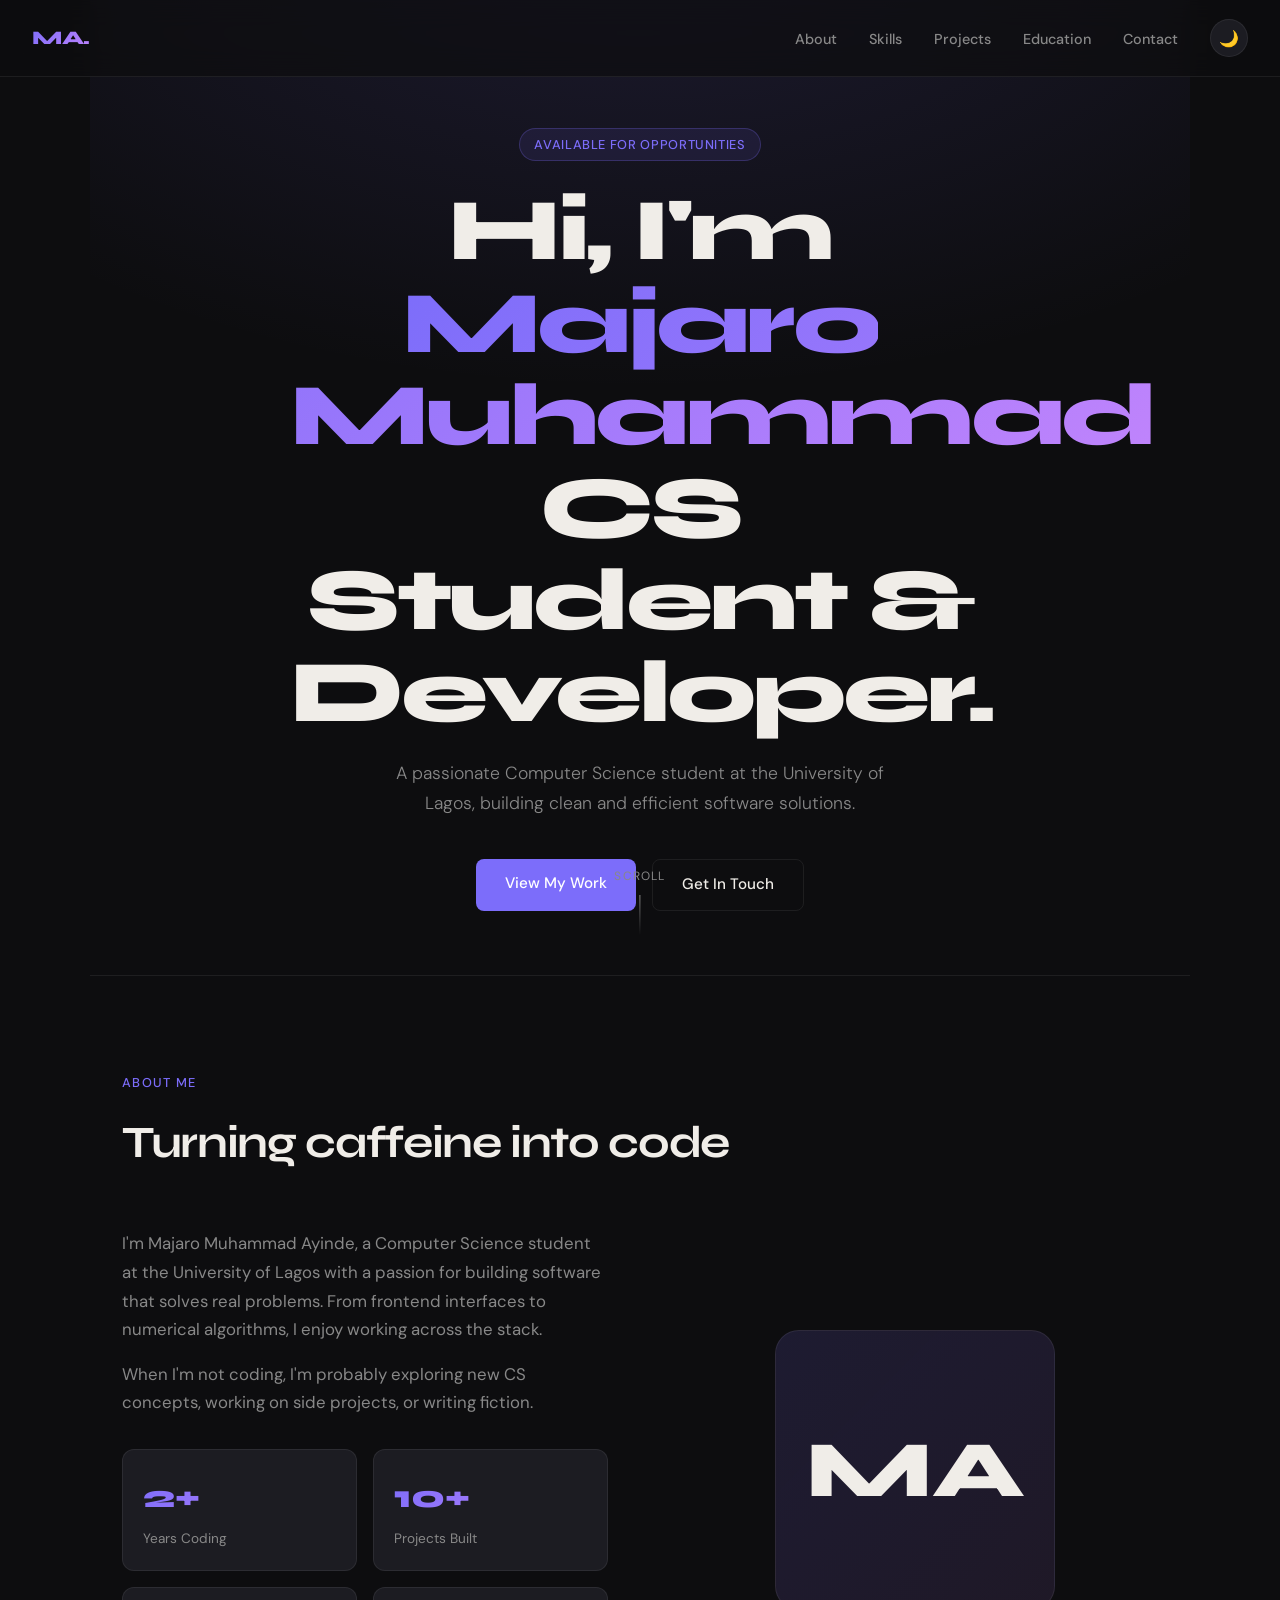
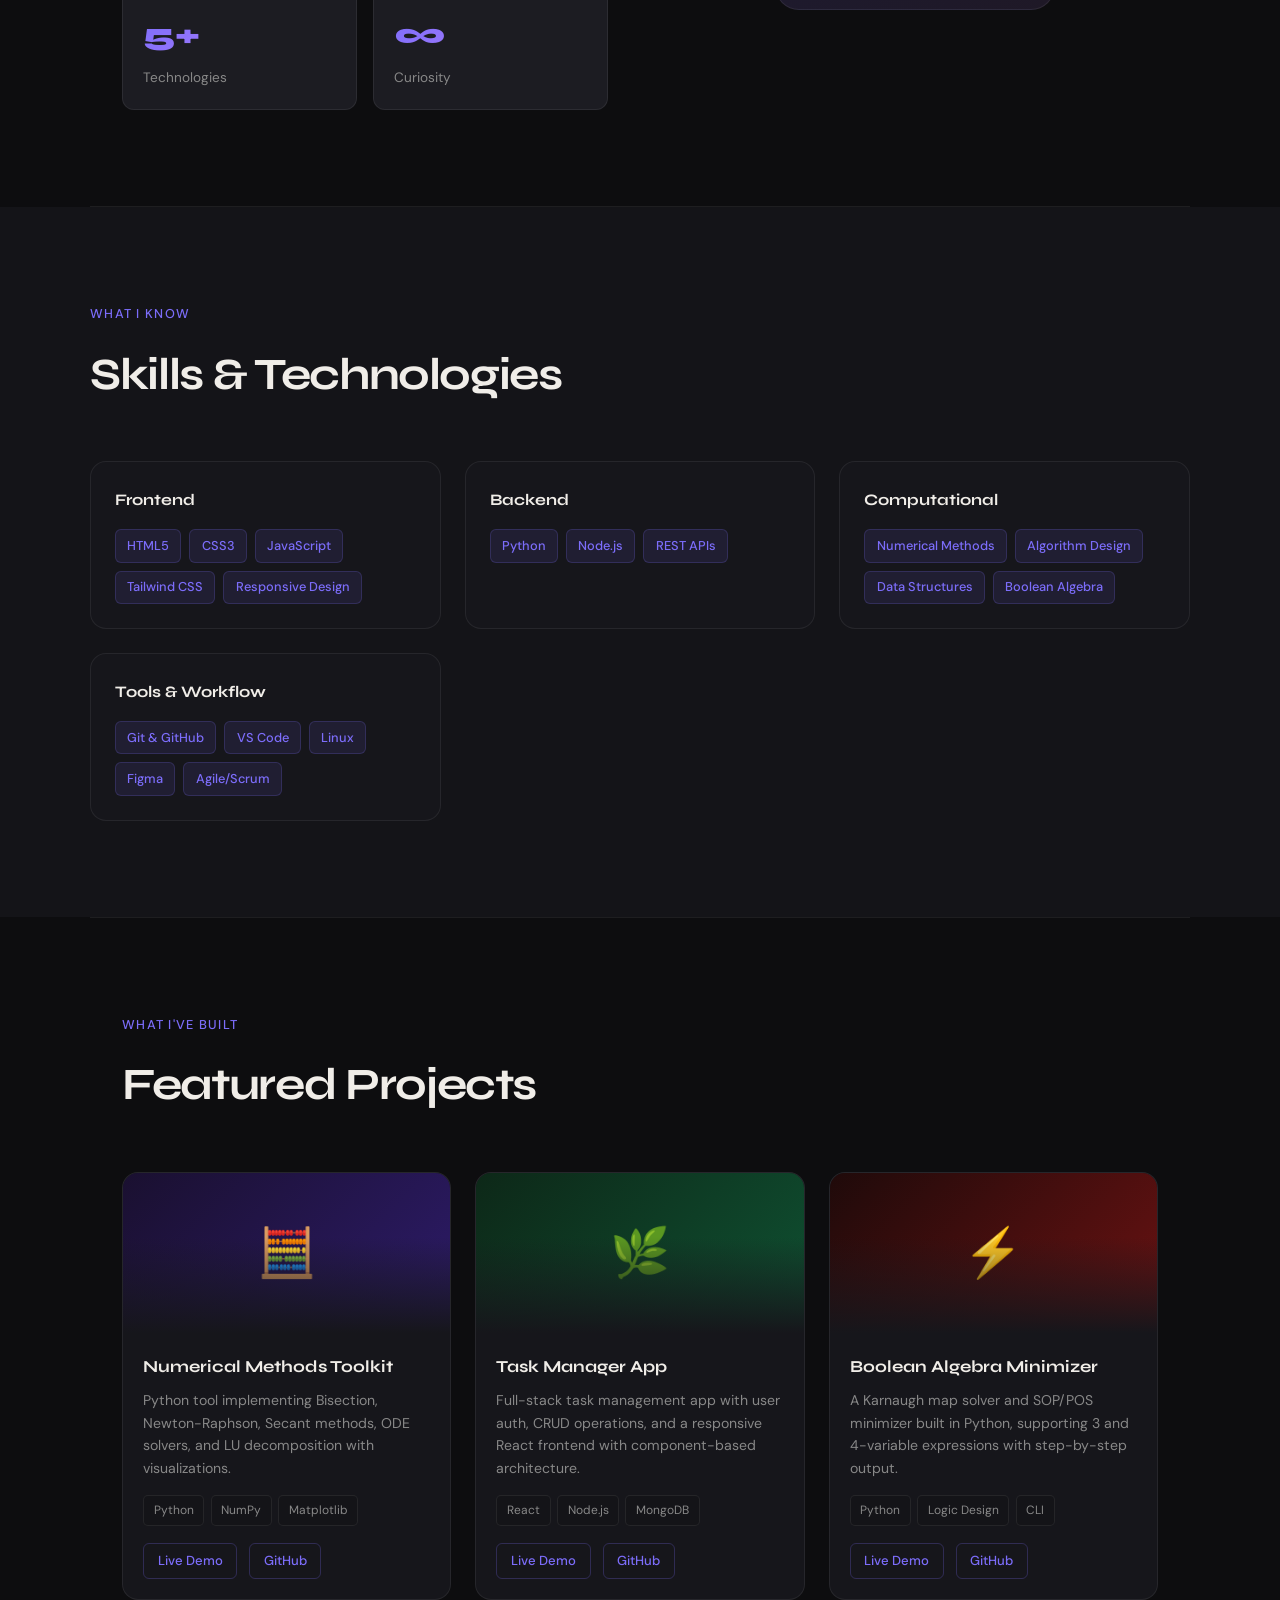
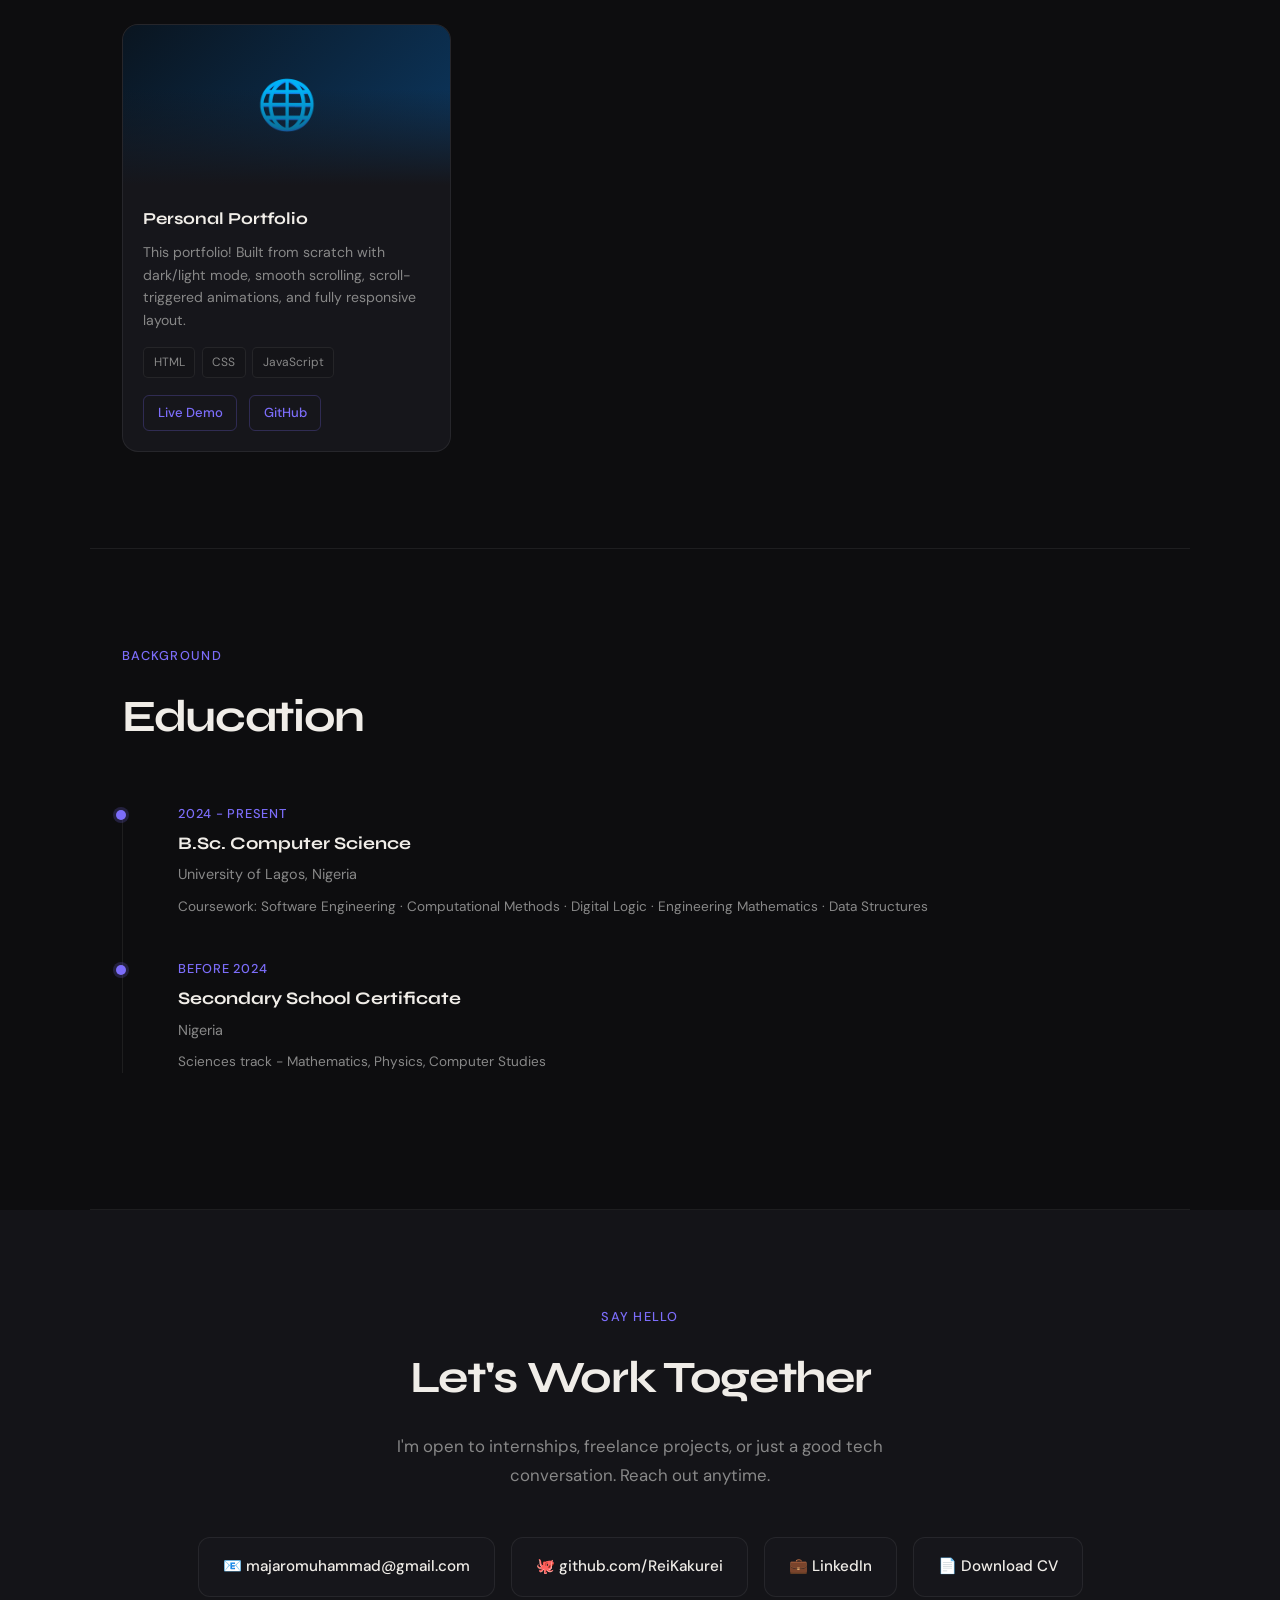
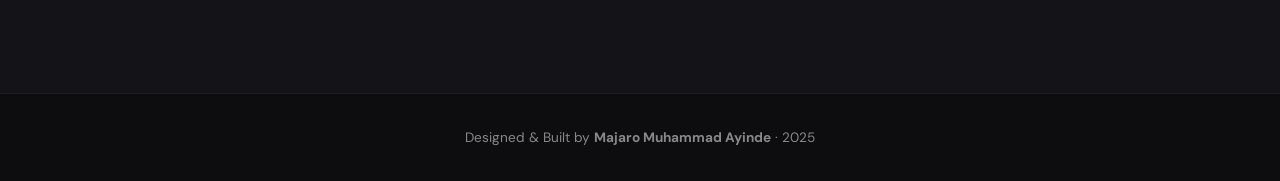
<file: index.html>
<!DOCTYPE html>
<html lang="en" data-theme="dark">
<head>
<meta charset="UTF-8"/>
<meta name="viewport" content="width=device-width,initial-scale=1.0"/>
<title>Majaro Muhammad - Developer Portfolio</title>
<link rel="preconnect" href="https://fonts.googleapis.com"/>
<link href="https://fonts.googleapis.com/css2?family=Syne:wght@400;600;700;800&family=DM+Sans:ital,wght@0,300;0,400;0,500;1,300&display=swap" rel="stylesheet"/>
<link rel="stylesheet" href="style.css"/>
</head>
<body>

<nav>
  <span class="logo">MA.</span>
  <ul class="nav-links">
    <li><a href="#about">About</a></li>
    <li><a href="#skills">Skills</a></li>
    <li><a href="#projects">Projects</a></li>
    <li><a href="#education">Education</a></li>
    <li><a href="#contact">Contact</a></li>
    <li><button class="theme-btn" id="themeBtn" title="Toggle theme">&#127769;</button></li>
  </ul>
  <button class="hamburger" id="hamburger" aria-label="Menu">
    <span></span><span></span><span></span>
  </button>
</nav>

<div class="mobile-menu" id="mobileMenu">
  <a href="#about" class="mob-link">About</a>
  <a href="#skills" class="mob-link">Skills</a>
  <a href="#projects" class="mob-link">Projects</a>
  <a href="#education" class="mob-link">Education</a>
  <a href="#contact" class="mob-link">Contact</a>
  <button class="theme-btn" id="themeBtnMob" style="margin-top:1rem">&#127769;</button>
</div>

<section id="hero">
  <div class="hero-bg"></div>
  <div class="hero-content">
    <div class="hero-tag">Available for opportunities</div>
    <h1>Hi, I'm <span class="name">Majaro Muhammad</span><br/>CS Student &amp; Developer.</h1>
    <p class="hero-sub">A passionate Computer Science student at the University of Lagos, building clean and efficient software solutions.</p>
    <div class="hero-btns">
      <a href="#projects" class="btn btn-primary">View My Work</a>
      <a href="#contact" class="btn btn-outline">Get In Touch</a>
    </div>
  </div>
  <div class="scroll-hint">scroll</div>
</section>

<div class="divider"></div>

<section id="about">
  <p class="section-label reveal">About Me</p>
  <h2 class="reveal">Turning caffeine into code</h2>
  <div class="about-grid">
    <div class="about-text reveal">
      <p>I'm Majaro Muhammad Ayinde, a Computer Science student at the University of Lagos with a passion for building software that solves real problems. From frontend interfaces to numerical algorithms, I enjoy working across the stack.</p>
      <p>When I'm not coding, I'm probably exploring new CS concepts, working on side projects, or writing fiction.</p>
      <div class="about-stats">
        <div class="stat-card"><div class="stat-num">2+</div><div class="stat-label">Years Coding</div></div>
        <div class="stat-card"><div class="stat-num">10+</div><div class="stat-label">Projects Built</div></div>
        <div class="stat-card"><div class="stat-num">5+</div><div class="stat-label">Technologies</div></div>
        <div class="stat-card"><div class="stat-num">&#8734;</div><div class="stat-label">Curiosity</div></div>
      </div>
    </div>
    <div class="about-image reveal">
      <div class="avatar-box">MA</div>
    </div>
  </div>
</section>

<div class="divider"></div>

<section id="skills">
  <div class="skills-inner">
    <p class="section-label reveal">What I Know</p>
    <h2 class="reveal">Skills &amp; Technologies</h2>
    <div class="skills-grid">
      <div class="skill-cat reveal">
        <div class="skill-cat-title">Frontend</div>
        <div class="skill-tags">
          <span class="skill-tag">HTML5</span><span class="skill-tag">CSS3</span><span class="skill-tag">JavaScript</span><span class="skill-tag">Tailwind CSS</span><span class="skill-tag">Responsive Design</span>
        </div>
      </div>
      <div class="skill-cat reveal">
        <div class="skill-cat-title">Backend</div>
        <div class="skill-tags">
          <span class="skill-tag">Python</span><span class="skill-tag">Node.js</span><span class="skill-tag">REST APIs</span>
        </div>
      </div>
      <div class="skill-cat reveal">
        <div class="skill-cat-title">Computational</div>
        <div class="skill-tags">
          <span class="skill-tag">Numerical Methods</span><span class="skill-tag">Algorithm Design</span><span class="skill-tag">Data Structures</span><span class="skill-tag">Boolean Algebra</span>
        </div>
      </div>
      <div class="skill-cat reveal">
        <div class="skill-cat-title">Tools &amp; Workflow</div>
        <div class="skill-tags">
          <span class="skill-tag">Git &amp; GitHub</span><span class="skill-tag">VS Code</span><span class="skill-tag">Linux</span><span class="skill-tag">Figma</span><span class="skill-tag">Agile/Scrum</span>
        </div>
      </div>
    </div>
  </div>
</section>

<div class="divider"></div>

<section id="projects">
  <p class="section-label reveal">What I've Built</p>
  <h2 class="reveal">Featured Projects</h2>
  <div class="projects-grid">
    <div class="project-card reveal">
      <div class="card-banner banner-1">&#129518;</div>
      <div class="card-body">
        <div class="card-title">Numerical Methods Toolkit</div>
        <div class="card-desc">Python tool implementing Bisection, Newton-Raphson, Secant methods, ODE solvers, and LU decomposition with visualizations.</div>
        <div class="card-techs"><span class="tech-badge">Python</span><span class="tech-badge">NumPy</span><span class="tech-badge">Matplotlib</span></div>
        <div class="card-links"><a href="./numerical-methods/index.html" class="card-link">Live Demo</a><a href="https://github.com/ReiKakurei/numerical-toolkit" class="card-link">GitHub</a></div>
      </div>
    </div>
    <div class="project-card reveal">
      <div class="card-banner banner-2">&#127807;</div>
      <div class="card-body">
        <div class="card-title">Task Manager App</div>
        <div class="card-desc">Full-stack task management app with user auth, CRUD operations, and a responsive React frontend with component-based architecture.</div>
        <div class="card-techs"><span class="tech-badge">React</span><span class="tech-badge">Node.js</span><span class="tech-badge">MongoDB</span></div>
        <div class="card-links"><a href="#" class="card-link">Live Demo</a><a href="#" class="card-link">GitHub</a></div>
      </div>
    </div>
    <div class="project-card reveal">
      <div class="card-banner banner-3">&#9889;</div>
      <div class="card-body">
        <div class="card-title">Boolean Algebra Minimizer</div>
        <div class="card-desc">A Karnaugh map solver and SOP/POS minimizer built in Python, supporting 3 and 4-variable expressions with step-by-step output.</div>
        <div class="card-techs"><span class="tech-badge">Python</span><span class="tech-badge">Logic Design</span><span class="tech-badge">CLI</span></div>
        <div class="card-links"><a href="#" class="card-link">Live Demo</a><a href="#" class="card-link">GitHub</a></div>
      </div>
    </div>
    <div class="project-card reveal">
      <div class="card-banner banner-4">&#127760;</div>
      <div class="card-body">
        <div class="card-title">Personal Portfolio</div>
        <div class="card-desc">This portfolio! Built from scratch with dark/light mode, smooth scrolling, scroll-triggered animations, and fully responsive layout.</div>
        <div class="card-techs"><span class="tech-badge">HTML</span><span class="tech-badge">CSS</span><span class="tech-badge">JavaScript</span></div>
        <div class="card-links"><a href="https://reikakurei.github.io/Portfolio" class="card-link">Live Demo</a><a href="https://github.com/ReiKakurei/Portfolio" class="card-link">GitHub</a></div>
      </div>
    </div>
  </div>
</section>

<div class="divider"></div>

<section id="education">
  <p class="section-label reveal">Background</p>
  <h2 class="reveal">Education</h2>
  <div class="edu-timeline">
    <div class="edu-item reveal">
      <div class="edu-date">2024 - Present</div>
      <div class="edu-degree">B.Sc. Computer Science</div>
      <div class="edu-school">University of Lagos, Nigeria</div>
      <div class="edu-note">Coursework: Software Engineering · Computational Methods · Digital Logic · Engineering Mathematics · Data Structures</div>
    </div>
    <div class="edu-item reveal">
      <div class="edu-date">Before 2024</div>
      <div class="edu-degree">Secondary School Certificate</div>
      <div class="edu-school">Nigeria</div>
      <div class="edu-note">Sciences track - Mathematics, Physics, Computer Studies</div>
    </div>
  </div>
</section>

<div class="divider"></div>

<section id="contact">
  <div class="contact-inner">
    <p class="section-label reveal">Say Hello</p>
    <h2 class="reveal">Let's Work Together</h2>
    <p class="contact-sub reveal">I'm open to internships, freelance projects, or just a good tech conversation. Reach out anytime.</p>
    <div class="contact-links reveal">
      <a href="mailto:majaromuhammad@gmail.com" class="contact-card">&#128231; majaromuhammad@gmail.com</a>
      <a href="https://github.com/ReiKakurei" class="contact-card" target="_blank">&#128025; github.com/ReiKakurei</a>
      <a href="https://www.linkedin.com/in/majaro-muhammad-131b5a3b8" class="contact-card" target="_blank">&#128188; LinkedIn</a>
      <a href="#" class="contact-card">&#128196; Download CV</a>
    </div>
  </div>
</section>

<footer>
  <p>Designed &amp; Built by <strong>Majaro Muhammad Ayinde</strong> &middot; 2025</p>
</footer>

<script src="script.js"></script>
</body>
</html>
</file>
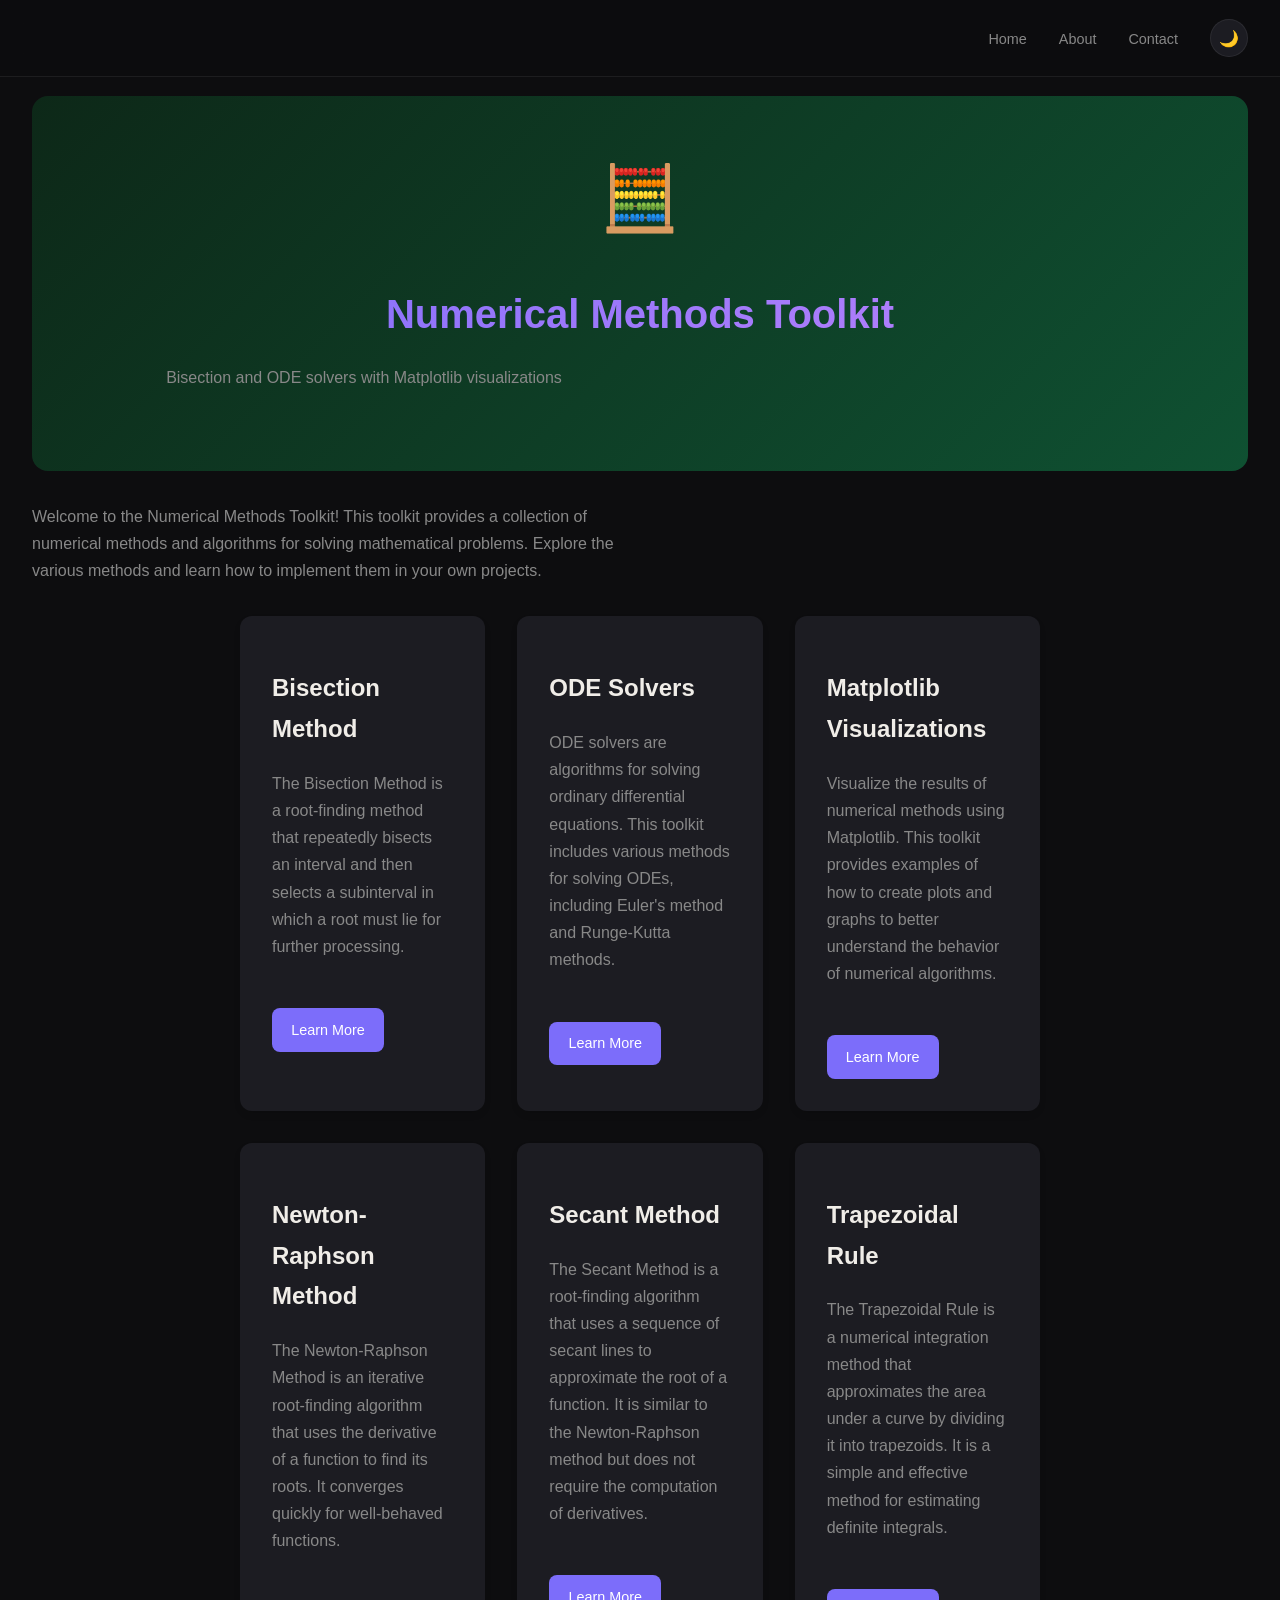
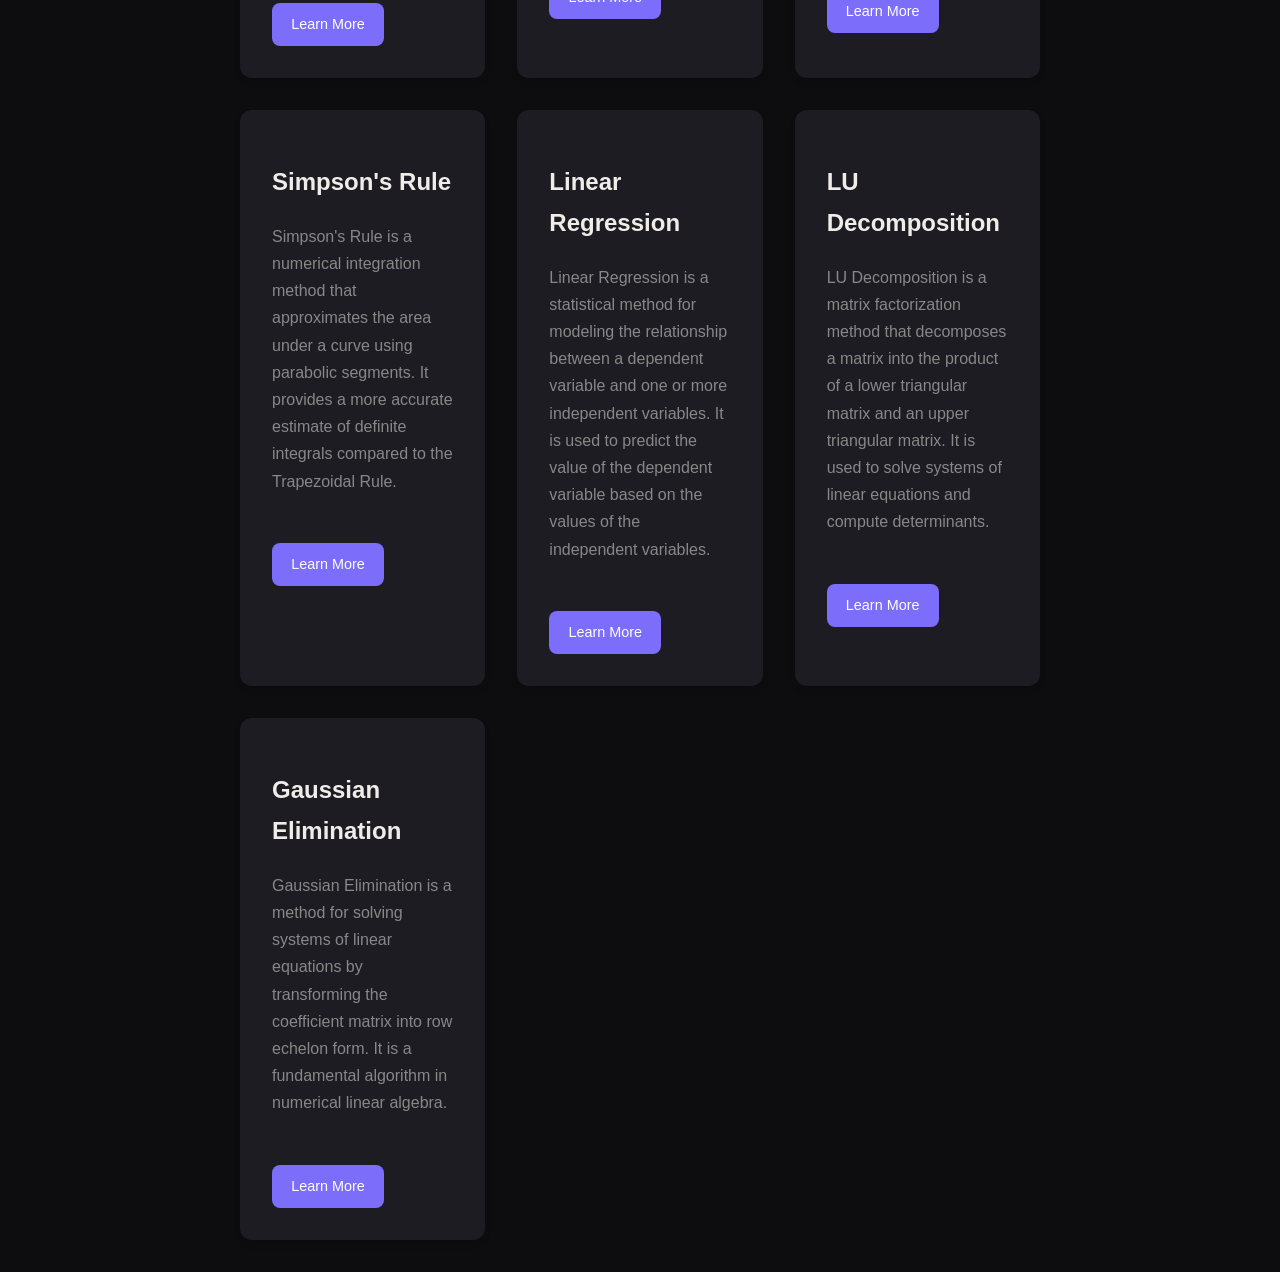
<file: numerical-methods/index.html>
<!DOCTYPE html>
<html lang="en">
<head>
    <meta charset="UTF-8">
    <meta name="viewport" content="width=device-width, initial-scale=1.0">
    <title>Numerical Methods Toolkit</title>
    <link rel="stylesheet" href="styles.css">
</head>
<body>
    <nav>
        <ul>
            <li><a href="../index.html">Home</a></li>
            <li><a href="about.html">About</a></li>
            <li><a href="contact.html">Contact</a></li>
            <li><button id="themeBtn" class="theme-btn">🌙</button></li>
        </ul>
    </nav>

    <div class="page-header">
        <div class="page-icon">&#129518;</div>
        <h1>Numerical Methods Toolkit</h1>
        <p>Bisection and ODE solvers with Matplotlib visualizations</p>
    </div>

    <p>Welcome to the Numerical Methods Toolkit! This toolkit provides a collection of numerical methods and algorithms for solving mathematical problems. Explore the various methods and learn how to implement them in your own projects.</p>
    <div class="container">
        <div class="method-card">
            <h2>Bisection Method</h2>
            <p>The Bisection Method is a root-finding method that repeatedly bisects an interval and then selects a subinterval in which a root must lie for further processing.</p>
            <a href="bisection_method.html" class="btn">Learn More</a>
        </div>
        <div class="method-card">
            <h2>ODE Solvers</h2>
            <p>ODE solvers are algorithms for solving ordinary differential equations. This toolkit includes various methods for solving ODEs, including Euler's method and Runge-Kutta methods.</p>
            <a href="ode.html" class="btn">Learn More</a>
        </div>
        <div class="method-card">
            <h2>Matplotlib Visualizations</h2>
            <p>Visualize the results of numerical methods using Matplotlib. This toolkit provides examples of how to create plots and graphs to better understand the behavior of numerical algorithms.</p>
            <a href="visualizations.html" class="btn">Learn More</a>
        </div>
        <div class="method-card">
            <h2>Newton-Raphson Method</h2>
            <p>The Newton-Raphson Method is an iterative root-finding algorithm that uses the derivative of a function to find its roots. It converges quickly for well-behaved functions.</p>
            <a href="newton_raphson.html" class="btn">Learn More</a>
        </div>
        <div class="method-card">
            <h2>Secant Method</h2>
            <p>The Secant Method is a root-finding algorithm that uses a sequence of secant lines to approximate the root of a function. It is similar to the Newton-Raphson method but does not require the computation of derivatives.</p>
            <a href="secant.html" class="btn">Learn More</a>
        </div>
        <div class="method-card">
            <h2>Trapezoidal Rule</h2>
            <p>The Trapezoidal Rule is a numerical integration method that approximates the area under a curve by dividing it into trapezoids. It is a simple and effective method for estimating definite integrals.</p>
            <a href="trapezoidal_rule.html" class="btn">Learn More</a>
        </div>
        <div class="method-card">
            <h2>Simpson's Rule</h2>
            <p>Simpson's Rule is a numerical integration method that approximates the area under a curve using parabolic segments. It provides a more accurate estimate of definite integrals compared to the Trapezoidal Rule.</p>
            <a href="simpsons_rule.html" class="btn">Learn More</a>
        </div>
        <div class="method-card">
            <h2>Linear Regression</h2>
            <p>Linear Regression is a statistical method for modeling the relationship between a dependent variable and one or more independent variables. It is used to predict the value of the dependent variable based on the values of the independent variables.</p>
            <a href="linear-regression.html" class="btn">Learn More</a>
        </div>
        <div class="method-card">
            <h2>LU Decomposition</h2>
            <p>LU Decomposition is a matrix factorization method that decomposes a matrix into the product of a lower triangular matrix and an upper triangular matrix. It is used to solve systems of linear equations and compute determinants.</p>
            <a href="lu-decomposition.html" class="btn">Learn More</a>
        </div>
        <div class="method-card">
            <h2>Gaussian Elimination</h2>
            <p>Gaussian Elimination is a method for solving systems of linear equations by transforming the coefficient matrix into row echelon form. It is a fundamental algorithm in numerical linear algebra.</p>
            <a href="gauss_elimination.html" class="btn">Learn More</a>
        </div>

    </div>

    <script src="script.js"></script>
</body>
</html>
</file>
<file: style.css>
:root{--bg:#0d0d0f;--bg2:#141418;--bg3:#1c1c22;--border:rgba(255,255,255,0.07);--text:#f0ede8;--muted:#888;--accent:#7c6dfa;--accent2:#c084fc;--card-bg:#16161b}
[data-theme="light"]{--bg:#f5f4f0;--bg2:#eceae4;--bg3:#ffffff;--border:rgba(0,0,0,0.08);--text:#1a1a1a;--muted:#666;--accent:#5b47f5;--accent2:#9333ea;--card-bg:#ffffff}
*{margin:0;padding:0;box-sizing:border-box}
html{scroll-behavior:smooth;font-size:16px}
body{background:var(--bg);color:var(--text);font-family:'DM Sans',sans-serif;line-height:1.7;overflow-x:hidden;transition:background .3s,color .3s}
nav{position:fixed;top:0;left:0;right:0;z-index:100;padding:1.2rem 2rem;display:flex;justify-content:space-between;align-items:center;backdrop-filter:blur(14px);background:rgba(13,13,15,0.7);border-bottom:1px solid var(--border);transition:background .3s}
[data-theme="light"] nav{background:rgba(245,244,240,0.8)}
.logo{font-family:'Syne',sans-serif;font-weight:800;font-size:1.2rem;letter-spacing:-0.02em;background:linear-gradient(135deg,var(--accent),var(--accent2));background-clip:text;-webkit-background-clip:text;-webkit-text-fill-color:transparent}
.nav-links{display:flex;gap:2rem;list-style:none;align-items:center}
.nav-links a{color:var(--muted);text-decoration:none;font-size:.9rem;font-weight:500;transition:color .2s}
.nav-links a:hover{color:var(--text)}
.theme-btn{background:var(--bg3);border:1px solid var(--border);color:var(--text);cursor:pointer;width:38px;height:38px;border-radius:50%;font-size:1rem;display:flex;align-items:center;justify-content:center;transition:all .2s}
.theme-btn:hover{border-color:var(--accent)}
.hamburger{display:none;flex-direction:column;gap:5px;cursor:pointer;background:none;border:none;padding:4px}
.hamburger span{display:block;width:22px;height:2px;background:var(--text);border-radius:2px;transition:all .3s}
#hero{min-height:100vh;display:flex;align-items:center;justify-content:center;padding:8rem 2rem 4rem;text-align:center;position:relative;overflow:hidden}
.hero-bg{position:absolute;inset:0;background:radial-gradient(ellipse 80% 50% at 50% -10%,rgba(124,109,250,0.15),transparent);pointer-events:none}
.hero-content{position:relative;max-width:700px}
.hero-tag{display:inline-block;font-size:.8rem;font-weight:500;color:var(--accent);background:rgba(124,109,250,0.1);border:1px solid rgba(124,109,250,0.25);padding:.3rem .9rem;border-radius:100px;margin-bottom:1.5rem;letter-spacing:.05em;text-transform:uppercase}
h1{font-family:'Syne',sans-serif;font-size:clamp(2.8rem,8vw,5.5rem);font-weight:800;line-height:1.05;letter-spacing:-0.04em;margin-bottom:1.2rem}
h1 .name{background:linear-gradient(135deg,var(--accent),var(--accent2));background-clip:text;-webkit-background-clip:text;-webkit-text-fill-color:transparent}
.hero-sub{font-size:1.1rem;color:var(--muted);font-weight:300;max-width:500px;margin:0 auto 2.5rem}
.hero-btns{display:flex;gap:1rem;justify-content:center;flex-wrap:wrap}
.btn{padding:.75rem 1.8rem;border-radius:8px;font-family:'DM Sans',sans-serif;font-size:.95rem;font-weight:500;text-decoration:none;cursor:pointer;border:none;transition:all .2s}
.btn-primary{background:var(--accent);color:#fff}
.btn-primary:hover{background:var(--accent2);transform:translateY(-2px)}
.btn-outline{background:transparent;color:var(--text);border:1px solid var(--border)}
.btn-outline:hover{border-color:var(--accent);color:var(--accent);transform:translateY(-2px)}
.scroll-hint{position:absolute;bottom:2.5rem;left:50%;transform:translateX(-50%);display:flex;flex-direction:column;align-items:center;gap:.5rem;color:var(--muted);font-size:.75rem;letter-spacing:.1em;text-transform:uppercase;animation:bounce 2s infinite}
.scroll-hint::after{content:'';display:block;width:1px;height:40px;background:linear-gradient(to bottom,var(--muted),transparent)}
@keyframes bounce{0%,100%{transform:translateX(-50%) translateY(0)}50%{transform:translateX(-50%) translateY(-8px)}}
section{padding:6rem 2rem;max-width:1100px;margin:0 auto}
.section-label{font-size:.8rem;font-weight:500;color:var(--accent);text-transform:uppercase;letter-spacing:.1em;margin-bottom:.75rem}
h2{font-family:'Syne',sans-serif;font-size:clamp(1.8rem,4vw,2.8rem);font-weight:700;letter-spacing:-0.03em;margin-bottom:1rem}
.divider{height:1px;background:var(--border);max-width:1100px;margin:0 auto}
.about-grid{display:grid;grid-template-columns:1fr 1fr;gap:4rem;align-items:center;margin-top:3rem}
.about-text p{color:var(--muted);margin-bottom:1rem;font-size:1.05rem}
.about-stats{display:grid;grid-template-columns:1fr 1fr;gap:1rem;margin-top:2rem}
.stat-card{background:var(--bg3);border:1px solid var(--border);border-radius:12px;padding:1.25rem;transition:border-color .2s}
.stat-card:hover{border-color:var(--accent)}
.stat-num{font-family:'Syne',sans-serif;font-size:2rem;font-weight:800;background:linear-gradient(135deg,var(--accent),var(--accent2));background-clip:text;-webkit-background-clip:text;-webkit-text-fill-color:transparent}
.stat-label{font-size:.85rem;color:var(--muted);margin-top:.2rem}
.about-image{display:flex;align-items:center;justify-content:center}
.avatar-box{width:280px;height:280px;border-radius:24px;display:flex;align-items:center;justify-content:center;font-family:'Syne',sans-serif;font-size:5rem;font-weight:800;background:linear-gradient(135deg,rgba(124,109,250,0.15),rgba(192,132,252,0.1));border:1px solid var(--border)}
#skills{background:var(--bg2);max-width:100%;padding:6rem 2rem}
.skills-inner{max-width:1100px;margin:0 auto}
.skills-grid{display:grid;grid-template-columns:repeat(auto-fill,minmax(280px,1fr));gap:1.5rem;margin-top:3rem}
.skill-cat{background:var(--card-bg);border:1px solid var(--border);border-radius:16px;padding:1.5rem;transition:all .25s}
.skill-cat:hover{border-color:var(--accent);transform:translateY(-4px)}
.skill-cat-title{font-family:'Syne',sans-serif;font-weight:700;font-size:1rem;margin-bottom:1rem}
.skill-tags{display:flex;flex-wrap:wrap;gap:.5rem}
.skill-tag{font-size:.8rem;font-weight:500;padding:.3rem .7rem;border-radius:6px;background:rgba(124,109,250,0.1);color:var(--accent);border:1px solid rgba(124,109,250,0.2)}
.projects-grid{display:grid;grid-template-columns:repeat(auto-fill,minmax(320px,1fr));gap:1.5rem;margin-top:3rem}
.project-card{background:var(--card-bg);border:1px solid var(--border);border-radius:16px;overflow:hidden;transition:all .3s;cursor:pointer}
.project-card:hover{border-color:var(--accent);transform:translateY(-6px);box-shadow:0 20px 40px rgba(124,109,250,0.12)}
.card-banner{height:160px;display:flex;align-items:center;justify-content:center;font-size:3rem;position:relative}
.card-banner::after{content:'';position:absolute;inset:0;background:linear-gradient(to bottom,transparent 40%,var(--card-bg));pointer-events:none}
.banner-1{background:linear-gradient(135deg,#1a1030,#2d1b69)}
.banner-2{background:linear-gradient(135deg,#0d2818,#0f5132)}
.banner-3{background:linear-gradient(135deg,#1f0a0a,#6b1212)}
.banner-4{background:linear-gradient(135deg,#0a1520,#0c3861)}
.card-body{padding:1.25rem}
.card-title{font-family:'Syne',sans-serif;font-weight:700;font-size:1.05rem;margin-bottom:.5rem}
.card-desc{font-size:.88rem;color:var(--muted);line-height:1.6;margin-bottom:1rem}
.card-techs{display:flex;flex-wrap:wrap;gap:.4rem;margin-bottom:1.1rem}
.tech-badge{font-size:.75rem;padding:.25rem .6rem;border-radius:5px;background:var(--bg2);color:var(--muted);border:1px solid var(--border)}
.card-links{display:flex;gap:.75rem}
.card-link{font-size:.82rem;font-weight:500;color:var(--accent);text-decoration:none;padding:.35rem .85rem;border:1px solid rgba(124,109,250,0.25);border-radius:6px;transition:all .2s}
.card-link:hover{background:rgba(124,109,250,0.1)}
.edu-timeline{margin-top:3rem;position:relative;padding-left:2rem}
.edu-timeline::before{content:'';position:absolute;left:0;top:.5rem;bottom:0;width:1px;background:var(--border)}
.edu-item{position:relative;margin-bottom:2.5rem;padding-left:1.5rem}
.edu-item::before{content:'';position:absolute;left:-2.4rem;top:.45rem;width:10px;height:10px;border-radius:50%;background:var(--accent);box-shadow:0 0 0 3px rgba(124,109,250,0.2)}
.edu-date{font-size:.8rem;color:var(--accent);font-weight:500;text-transform:uppercase;letter-spacing:.06em;margin-bottom:.3rem}
.edu-degree{font-family:'Syne',sans-serif;font-size:1.1rem;font-weight:700;margin-bottom:.2rem}
.edu-school{font-size:.9rem;color:var(--muted)}
.edu-note{font-size:.85rem;color:var(--muted);margin-top:.5rem}
#contact{background:var(--bg2);max-width:100%;padding:6rem 2rem}
.contact-inner{max-width:1100px;margin:0 auto;text-align:center}
.contact-sub{color:var(--muted);max-width:500px;margin:0 auto 3rem;font-size:1.05rem}
.contact-links{display:flex;flex-wrap:wrap;gap:1rem;justify-content:center}
.contact-card{display:flex;align-items:center;gap:.75rem;background:var(--card-bg);border:1px solid var(--border);border-radius:12px;padding:1rem 1.5rem;text-decoration:none;color:var(--text);font-weight:500;font-size:.95rem;transition:all .25s}
.contact-card:hover{border-color:var(--accent);transform:translateY(-3px)}
footer{text-align:center;padding:2rem;border-top:1px solid var(--border);color:var(--muted);font-size:.85rem}
.mobile-menu{display:none;position:fixed;top:0;left:0;right:0;bottom:0;background:var(--bg);z-index:99;flex-direction:column;align-items:center;justify-content:center;gap:2.5rem}
.mobile-menu.open{display:flex}
.mobile-menu a{font-family:'Syne',sans-serif;font-size:1.8rem;font-weight:700;color:var(--text);text-decoration:none;transition:color .2s}
.mobile-menu a:hover{color:var(--accent)}
.reveal{opacity:0;transform:translateY(30px);transition:opacity .6s ease,transform .6s ease}
.reveal.visible{opacity:1;transform:none}
@media(max-width:768px){.nav-links{display:none}.hamburger{display:flex}.about-grid{grid-template-columns:1fr;gap:2rem}.about-image{order:-1}.avatar-box{width:180px;height:180px;font-size:3.5rem}}
@media(max-width:480px){section{padding:4rem 1.25rem}.stat-card{padding:1rem}}
</file>
<file: numerical-methods/styles.css>
:root {
    --bg: #0d0d0f;
    --text: #f0ede8;
    --accent: #7c6dfa;
    --accent2: #c084fc;
    --muted: #888;
    --bg3: #1c1c22;
    --border: rgba(255, 255, 255, 0.07);
}

[data-theme="light"] {
  --bg: #f5f4f0;
  --text: #1a1a1a;
  --accent: #5b47f5;
  --bg3: #ffffff;
  --border: rgba(0, 0, 0, 0.08);
}

body {
    background: var(--bg);
    color: var(--text);
    font-family: 'DM Sans', sans-serif;
    line-height: 1.7;
    margin: 0;
    padding: 6rem 2rem 2rem;
}

h1 {
    font-size: 2.5rem;
    margin-bottom: 1rem;
    font-weight: 800;
    background: linear-gradient(135deg, var(--accent), var(--accent2));
    -webkit-background-clip: text;
    background-clip: text;
    -webkit-text-fill-color: transparent;
}

p {
    color: var(--muted);
    margin-bottom: 2rem;
    max-width: 600px;
}

nav {
    position: fixed;
    top: 0;
    left: 0;
    right: 0;
    z-index: 100;
    padding: 1.2rem 2rem;
    display: flex;
    justify-content: flex-end;
    align-items: center;
    backdrop-filter: blur(14px);
    background: rgba(13, 13, 15, 0.7);
    border-bottom: 1px solid var(--border);
    transition: background .3s;
}

[data-theme="light"] nav {
    background: rgba(245, 244, 240, 0.8);
}

nav ul {
    display: flex;
    gap: 2rem;
    list-style: none;
    align-items: center;
    padding: 0;
    margin: 0;
}

nav ul li a {
    color: var(--muted);
    text-decoration: none;
    font-size: .9rem;
    font-weight: 500;
    transition: color .2s;
}

nav ul li a:hover {
    color: var(--text);
}

.theme-btn {
    background: var(--bg3);
    border: 1px solid var(--border);
    color: var(--text);
    cursor: pointer;
    width: 38px;
    height: 38px;
    border-radius: 50%;
    font-size: 1rem;
    display: flex;
    align-items: center;
    justify-content: center;
    transition: all .2s;
}

.theme-btn:hover {
    border-color: var(--accent);
}

.page-header {
    background: linear-gradient(135deg, #0d2818, #0f5132);
    padding: 3rem 2rem;
    border-radius: 16px;
    margin-bottom: 2rem;
    text-align: center;
}

.page-icon {
    font-size: 4rem;
    margin-bottom: 1rem;
}

.container {
    display: grid;
    grid-template-columns: repeat(3, 1fr);
    gap: 2rem;
    max-width: 800px;
    margin: 0 auto;
    padding: 0 2rem;
}

.container div {
    background: var(--bg3);
    padding: 2rem;
    border-radius: 12px;
    box-shadow: 0 4px 6px rgba(0, 0, 0, 0.1);
    transition: transform .2s, box-shadow .2s;

}

.btn {
    display: inline-block;
    margin-top: 1rem;
    padding: 0.6rem 1.2rem;
    background: var(--accent);
    color: #fff;
    text-decoration: none;
    border-radius: 8px;
    font-size: 0.9rem;
    font-weight: 500;
    transition: background 0.2s, transform 0.2s;
}

.btn:hover {
    background: var(--accent2);
    transform: translateY(-2px);
}

/* --- Method page layout --- */
.method-page {
    max-width: 500px;
    margin: 0 auto 3rem;
    background: var(--bg3);
    border: 1px solid var(--border);
    border-radius: 16px;
    padding: 2rem;
}

/* --- Labels and inputs --- */
.method-page label {
    display: block;
    font-size: .85rem;
    font-weight: 600;
    color: var(--text);
    margin-bottom: .4rem;
    margin-top: 1.2rem;
}

.method-page label:first-of-type {
    margin-top: 0;
}

.method-page input[type="text"] {
    width: 100%;
    padding: .7rem .9rem;
    background: var(--bg);
    border: 1px solid var(--border);
    border-radius: 8px;
    color: var(--text);
    font-family: 'DM Sans', sans-serif;
    font-size: .95rem;
    outline: none;
    transition: border-color .2s;
}

.method-page input[type="text"]:focus {
    border-color: var(--accent);
}

.input-error {
    border-color: #ff4d4d !important;
}

.hint {
    font-size: .8rem;
    color: var(--muted);
    margin: .4rem 0 0;
}

/* --- Math preview box --- */
.math-preview {
    min-height: 2rem;
    margin: .6rem 0 0;
    padding: .5rem .2rem;
    font-size: 1.1rem;
    color: var(--text);
}

/* --- Calculate button spacing --- */
.method-page .btn {
    margin-top: 1.8rem;
    width: 100%;
    text-align: center;
    border: none;
    cursor: pointer;
    font-family: 'DM Sans', sans-serif;
}

/* --- Results area --- */
#results {
    margin-top: 2rem;
}

#results table {
    width: 100%;
    border-collapse: collapse;
    margin-bottom: 1rem;
}

#results th,
#results td {
    padding: .6rem .8rem;
    text-align: center;
    font-size: .85rem;
    border-bottom: 1px solid var(--border);
}

#results th {
    color: var(--muted);
    font-weight: 600;
    text-transform: uppercase;
    font-size: .75rem;
    letter-spacing: .04em;
}

#results td {
    color: var(--text);
}

#results strong {
    color: var(--accent);
    font-size: 1.1rem;
}

.error {
    color: #ff4d4d;
    font-size: .9rem;
    font-weight: 500;
}

/* --- Dropdown for matrix size --- */
.method-page select {
    width: 100%;
    padding: .7rem .9rem;
    background: var(--bg);
    border: 1px solid var(--border);
    border-radius: 8px;
    color: var(--text);
    font-family: 'DM Sans', sans-serif;
    font-size: .95rem;
    margin-top: .4rem;
}

/* --- Matrix input grid --- */
.matrix-table {
    margin: 1.5rem auto 0;
    border-collapse: separate;
    border-spacing: .5rem;
}

.matrix-input {
    width: 3.5rem;
    padding: .6rem;
    text-align: center;
    background: var(--bg);
    border: 1px solid var(--border);
    border-radius: 8px;
    color: var(--text);
    font-family: 'DM Sans', sans-serif;
    font-size: .95rem;
    outline: none;
    transition: border-color .2s;
}

.matrix-input:focus {
    border-color: var(--accent);
}

.eq-sign {
    color: var(--muted);
    font-weight: 600;
    padding: 0 .3rem;
}

/* --- Step-by-step elimination tables --- */
.step-table {
    width: 100%;
    border-collapse: collapse;
    margin: .5rem 0 1.5rem;
}

.step-table td {
    padding: .5rem;
    text-align: center;
    font-size: .85rem;
    color: var(--muted);
    border-bottom: 1px solid var(--border);
}

/* --- Final solution list --- */
.solution-list {
    list-style: none;
    padding: 0;
    margin: .5rem 0 0;
    display: flex;
    flex-direction: column;
    gap: .5rem;
}

.solution-list li {
    background: var(--bg);
    border: 1px solid var(--border);
    border-radius: 8px;
    padding: .7rem 1rem;
    color: var(--accent);
    font-weight: 600;
    font-size: 1.05rem;
}
</file>
